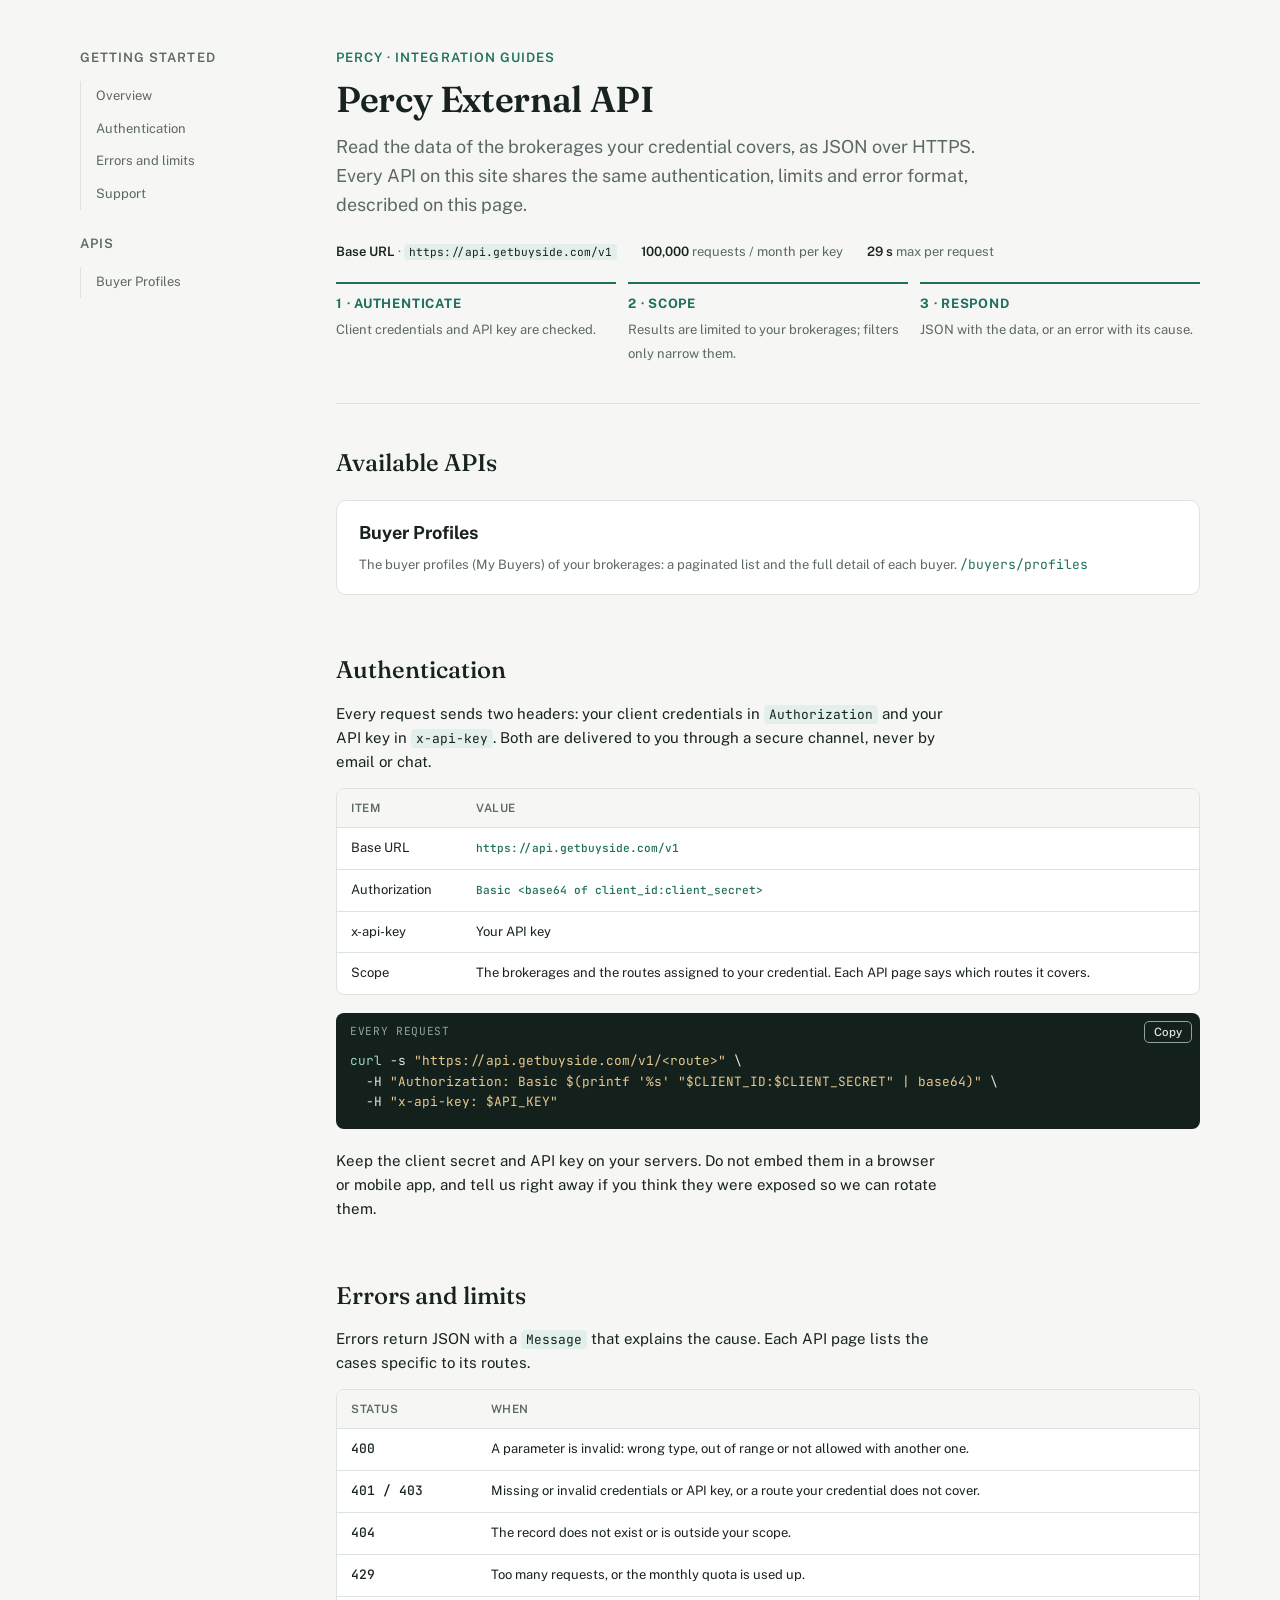
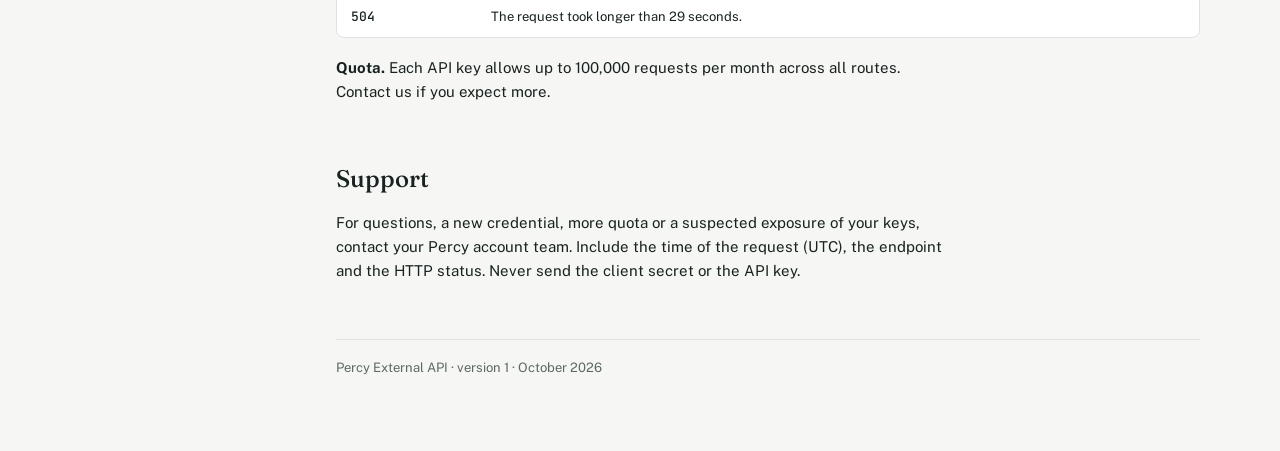
<file: index.html>
<!doctype html>
<html lang="en">
<head>
<meta charset="utf-8">
<meta name="viewport" content="width=device-width,initial-scale=1">
<title>Percy External API</title>
<meta name="description" content="Integration guides for the Percy External API: authentication, limits, errors and the available APIs.">
<link rel="preconnect" href="https://fonts.googleapis.com">
<link rel="preconnect" href="https://fonts.gstatic.com" crossorigin>
<link rel="stylesheet" href="https://fonts.googleapis.com/css2?family=Fraunces:opsz,wght@9..144,500;9..144,600&family=Public+Sans:wght@400;500;600;700&family=JetBrains+Mono:wght@400;500&display=swap">
<link rel="stylesheet" href="assets/style.css">
</head>
<body>
<div class="shell">
  <nav class="index" aria-label="Site">
    <h2>Getting started</h2>
    <ol>
      <li><a href="#overview">Overview</a></li>
      <li><a href="#auth">Authentication</a></li>
      <li><a href="#errors">Errors and limits</a></li>
      <li><a href="#support">Support</a></li>
    </ol>
    <h2>APIs</h2>
    <ol>
      <li><a href="buyer-profiles/">Buyer Profiles</a></li>
    </ol>
  </nav>

  <main>
    <header class="intro" id="overview">
      <p class="eyebrow">Percy · Integration guides</p>
      <h1>Percy External API</h1>
      <p class="lede">Read the data of the brokerages your credential covers, as JSON over HTTPS. Every API on this site shares the same authentication, limits and error format, described on this page.</p>
      <ul class="facts">
        <li><strong>Base URL</strong> · <code>https://api.getbuyside.com/v1</code></li>
        <li><strong>100,000</strong> requests / month per key</li>
        <li><strong>29 s</strong> max per request</li>
      </ul>
      <div class="flow" aria-label="What happens on every request">
        <div><b>1 · Authenticate</b><span>Client credentials and API key are checked.</span></div>
        <div><b>2 · Scope</b><span>Results are limited to your brokerages; filters only narrow them.</span></div>
        <div><b>3 · Respond</b><span>JSON with the data, or an error with its cause.</span></div>
      </div>
    </header>

    <section id="apis">
      <h2>Available APIs</h2>
      <ul class="apis">
        <li><a href="buyer-profiles/"><b>Buyer Profiles</b><span>The buyer profiles (My Buyers) of your brokerages: a paginated list and the full detail of each buyer. <span class="path">/buyers/profiles</span></span></a></li>
      </ul>
    </section>

    <section id="auth">
      <h2>Authentication</h2>
      <p>Every request sends two headers: your client credentials in <code>Authorization</code> and your API key in <code>x-api-key</code>. Both are delivered to you through a secure channel, never by email or chat.</p>
      <div class="table-wrap"><table>
        <thead><tr><th>Item</th><th>Value</th></tr></thead>
        <tbody>
          <tr><td>Base URL</td><td><code>https://api.getbuyside.com/v1</code></td></tr>
          <tr><td>Authorization</td><td><code>Basic &lt;base64 of client_id:client_secret&gt;</code></td></tr>
          <tr><td>x-api-key</td><td>Your API key</td></tr>
          <tr><td>Scope</td><td>The brokerages and the routes assigned to your credential. Each API page says which routes it covers.</td></tr>
        </tbody>
      </table></div>
      <div class="code"><div class="label">Every request</div><button type="button" data-copy="auth1">Copy</button>
<pre id="auth1"><span class="k">curl</span> -s <span class="s">"https://api.getbuyside.com/v1/&lt;route&gt;"</span> \
  -H <span class="s">"Authorization: Basic $(printf '%s' "$CLIENT_ID:$CLIENT_SECRET" | base64)"</span> \
  -H <span class="s">"x-api-key: $API_KEY"</span></pre></div>
      <p>Keep the client secret and API key on your servers. Do not embed them in a browser or mobile app, and tell us right away if you think they were exposed so we can rotate them.</p>
    </section>

    <section id="errors">
      <h2>Errors and limits</h2>
      <p>Errors return JSON with a <code>Message</code> that explains the cause. Each API page lists the cases specific to its routes.</p>
      <div class="table-wrap"><table>
        <thead><tr><th>Status</th><th>When</th></tr></thead>
        <tbody>
          <tr><td class="status">400</td><td>A parameter is invalid: wrong type, out of range or not allowed with another one.</td></tr>
          <tr><td class="status">401 / 403</td><td>Missing or invalid credentials or API key, or a route your credential does not cover.</td></tr>
          <tr><td class="status">404</td><td>The record does not exist or is outside your scope.</td></tr>
          <tr><td class="status">429</td><td>Too many requests, or the monthly quota is used up.</td></tr>
          <tr><td class="status">504</td><td>The request took longer than 29 seconds.</td></tr>
        </tbody>
      </table></div>
      <p><strong>Quota.</strong> Each API key allows up to 100,000 requests per month across all routes. Contact us if you expect more.</p>
    </section>

    <section id="support">
      <h2>Support</h2>
      <p>For questions, a new credential, more quota or a suspected exposure of your keys, contact your Percy account team. Include the time of the request (UTC), the endpoint and the HTTP status. Never send the client secret or the API key.</p>
    </section>

    <footer>Percy External API · version 1 · October 2026</footer>
  </main>
</div>
<script src="assets/copy.js"></script>
</body>
</html>
</file>
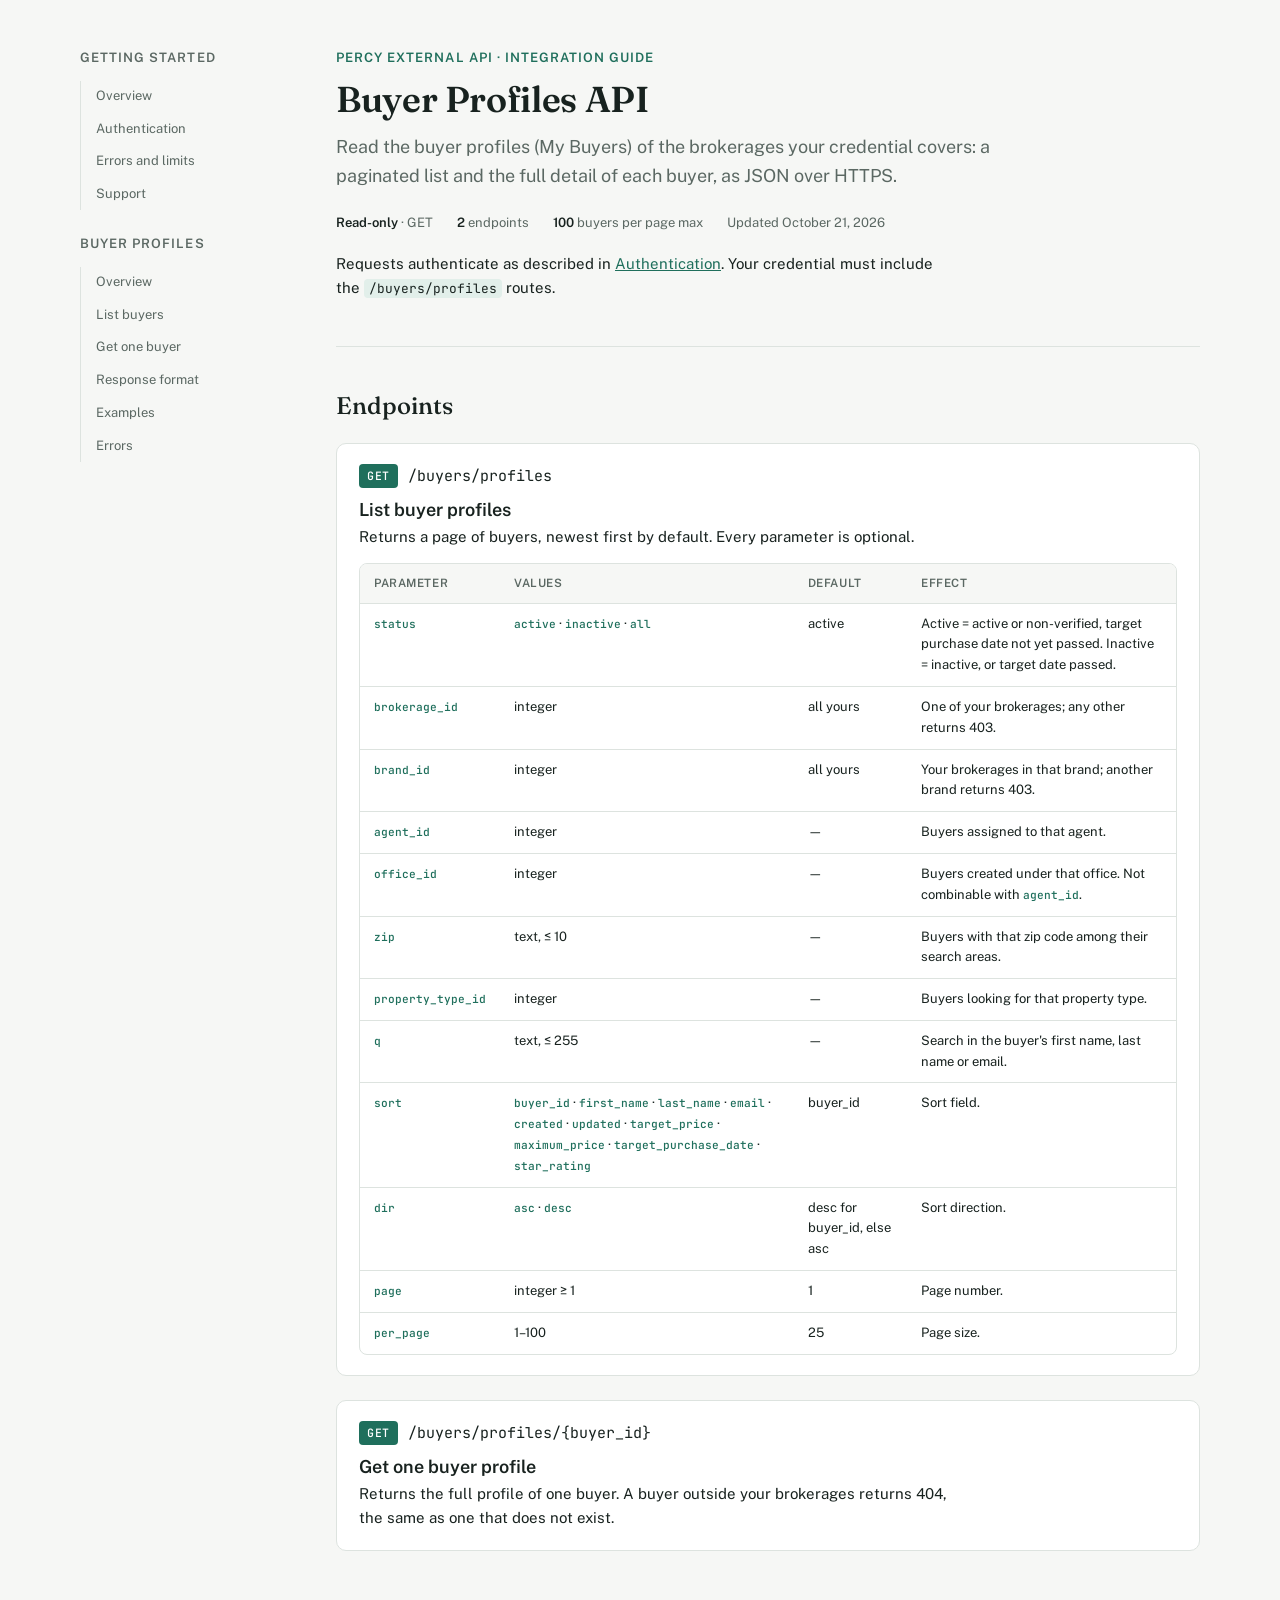
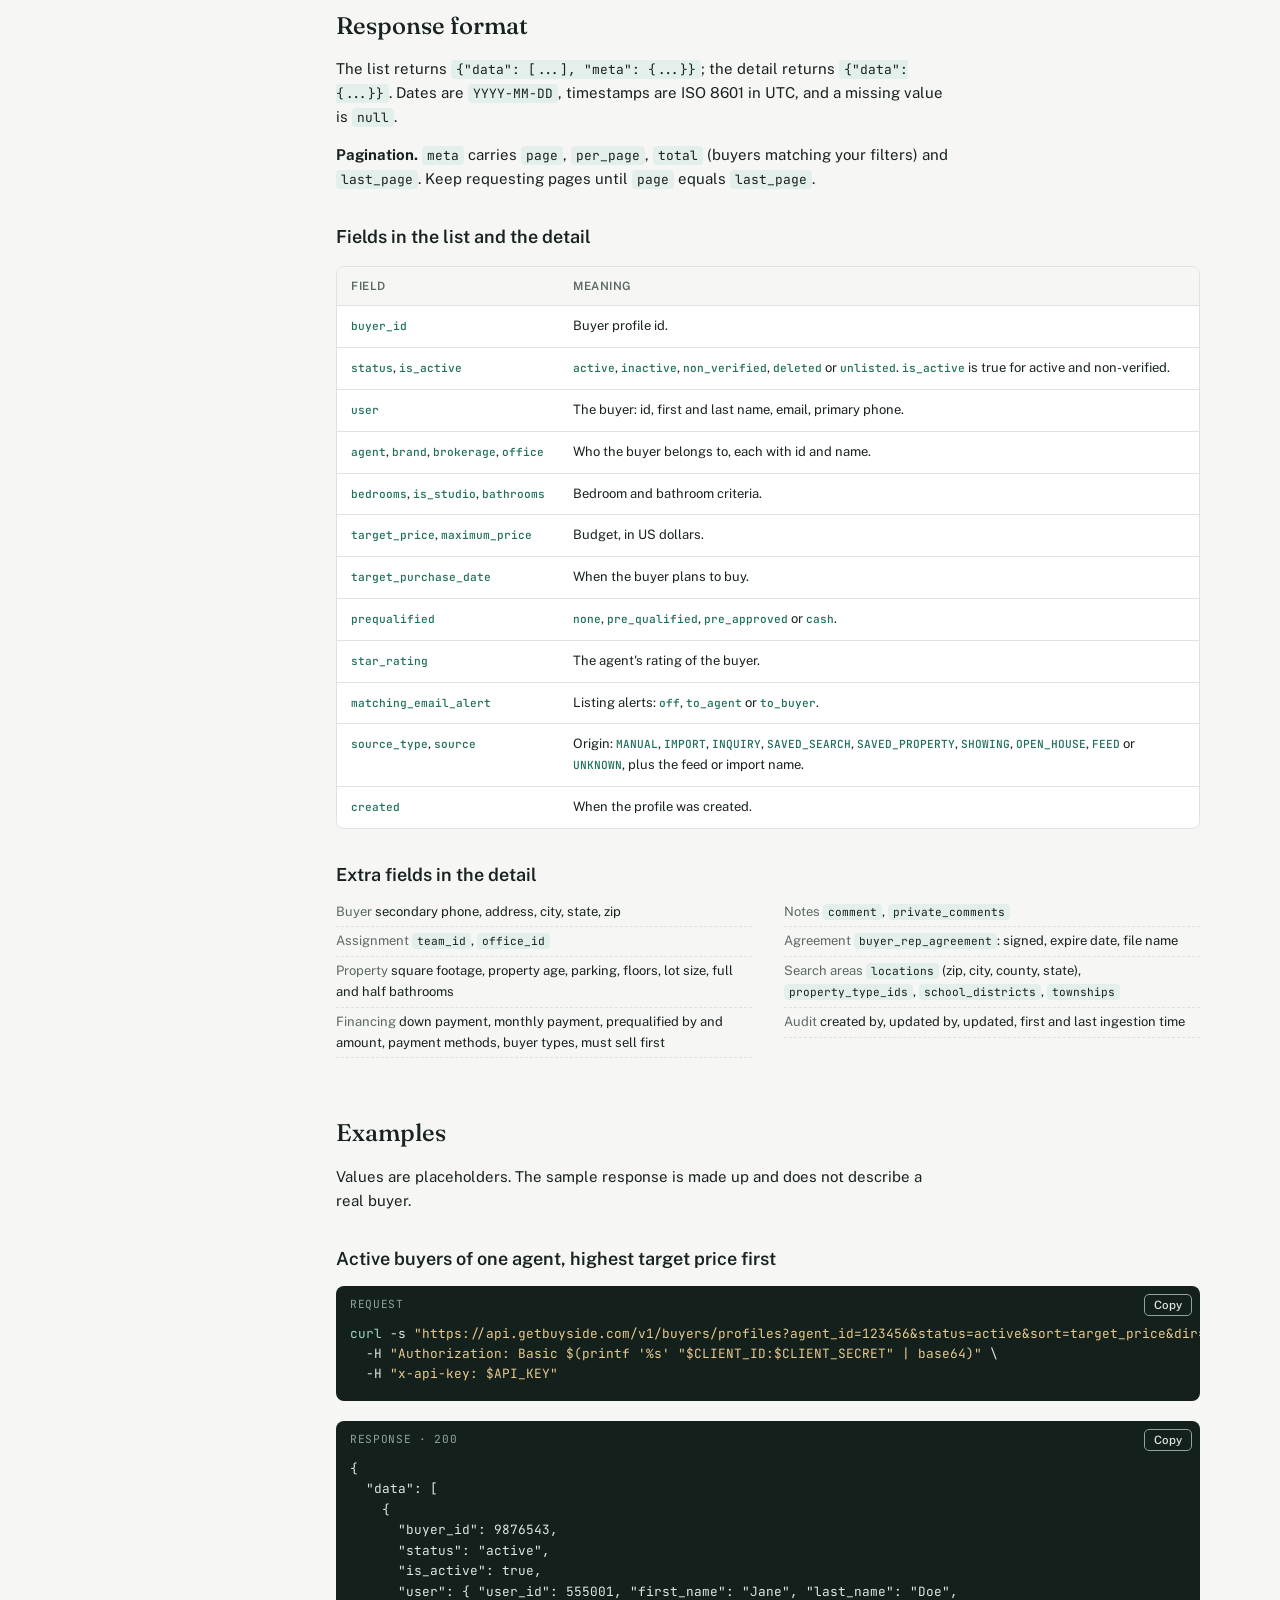
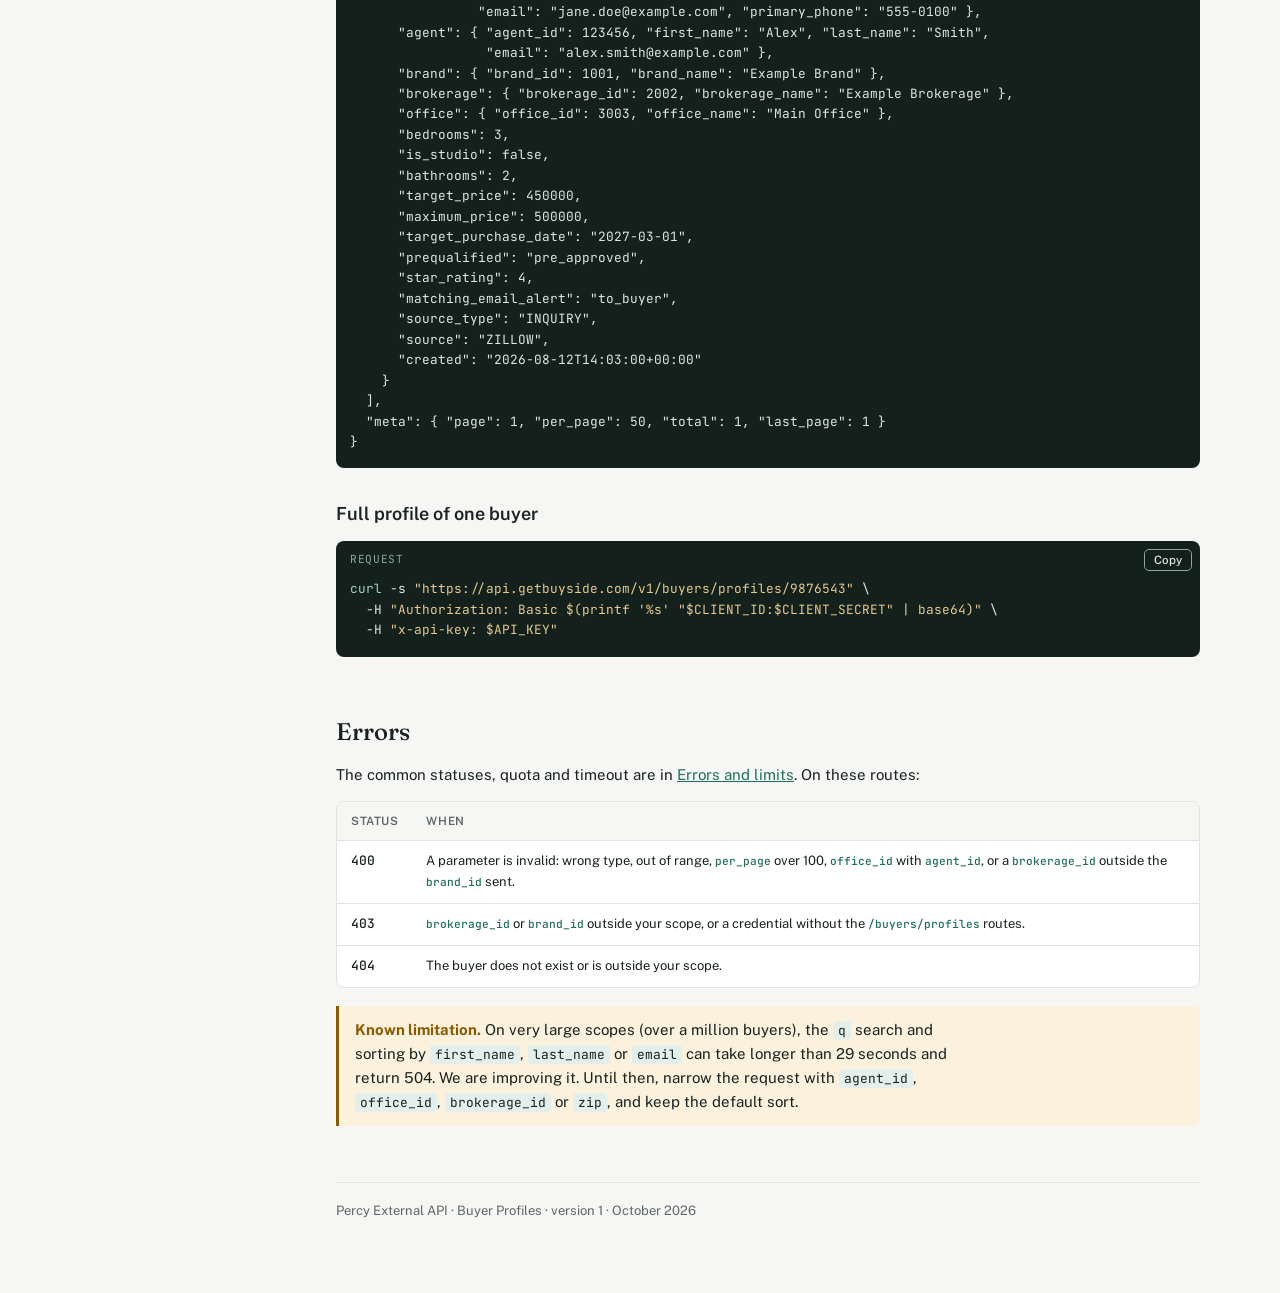
<file: buyer-profiles/index.html>
<!doctype html>
<html lang="en">
<head>
<meta charset="utf-8">
<meta name="viewport" content="width=device-width,initial-scale=1">
<title>Buyer Profiles API · Percy External API</title>
<meta name="description" content="Read the buyer profiles (My Buyers) of your brokerages: a paginated list and the full detail of each buyer.">
<link rel="preconnect" href="https://fonts.googleapis.com">
<link rel="preconnect" href="https://fonts.gstatic.com" crossorigin>
<link rel="stylesheet" href="https://fonts.googleapis.com/css2?family=Fraunces:opsz,wght@9..144,500;9..144,600&family=Public+Sans:wght@400;500;600;700&family=JetBrains+Mono:wght@400;500&display=swap">
<link rel="stylesheet" href="../assets/style.css">
</head>
<body>
<div class="shell">
  <nav class="index" aria-label="Sections">
    <h2>Getting started</h2>
    <ol>
      <li><a href="../">Overview</a></li>
      <li><a href="../#auth">Authentication</a></li>
      <li><a href="../#errors">Errors and limits</a></li>
      <li><a href="../#support">Support</a></li>
    </ol>
    <h2>Buyer Profiles</h2>
    <ol>
      <li><a href="#overview">Overview</a></li>
      <li><a href="#list">List buyers</a></li>
      <li><a href="#detail">Get one buyer</a></li>
      <li><a href="#response">Response format</a></li>
      <li><a href="#examples">Examples</a></li>
      <li><a href="#errors">Errors</a></li>
    </ol>
  </nav>

  <main>
    <header class="intro" id="overview">
      <p class="eyebrow"><a href="../">Percy External API</a> · Integration guide</p>
      <h1>Buyer Profiles API</h1>
      <p class="lede">Read the buyer profiles (My Buyers) of the brokerages your credential covers: a paginated list and the full detail of each buyer, as JSON over HTTPS.</p>
      <ul class="facts">
        <li><strong>Read-only</strong> · GET</li>
        <li><strong>2</strong> endpoints</li>
        <li><strong>100</strong> buyers per page max</li>
        <li>Updated October 21, 2026</li>
      </ul>
      <p style="margin-top:18px">Requests authenticate as described in <a href="../#auth">Authentication</a>. Your credential must include the <code>/buyers/profiles</code> routes.</p>
    </header>

    <section id="list">
      <h2>Endpoints</h2>
      <div class="endpoint">
        <div class="sig"><span class="method">GET</span><span class="path">/buyers/profiles</span></div>
        <h3>List buyer profiles</h3>
        <p>Returns a page of buyers, newest first by default. Every parameter is optional.</p>
        <div class="table-wrap"><table>
          <thead><tr><th>Parameter</th><th>Values</th><th>Default</th><th>Effect</th></tr></thead>
          <tbody>
            <tr><td><code>status</code></td><td><code>active</code> · <code>inactive</code> · <code>all</code></td><td>active</td><td>Active = active or non-verified, target purchase date not yet passed. Inactive = inactive, or target date passed.</td></tr>
            <tr><td><code>brokerage_id</code></td><td>integer</td><td>all yours</td><td>One of your brokerages; any other returns 403.</td></tr>
            <tr><td><code>brand_id</code></td><td>integer</td><td>all yours</td><td>Your brokerages in that brand; another brand returns 403.</td></tr>
            <tr><td><code>agent_id</code></td><td>integer</td><td>—</td><td>Buyers assigned to that agent.</td></tr>
            <tr><td><code>office_id</code></td><td>integer</td><td>—</td><td>Buyers created under that office. Not combinable with <code>agent_id</code>.</td></tr>
            <tr><td><code>zip</code></td><td>text, ≤ 10</td><td>—</td><td>Buyers with that zip code among their search areas.</td></tr>
            <tr><td><code>property_type_id</code></td><td>integer</td><td>—</td><td>Buyers looking for that property type.</td></tr>
            <tr><td><code>q</code></td><td>text, ≤ 255</td><td>—</td><td>Search in the buyer's first name, last name or email.</td></tr>
            <tr><td><code>sort</code></td><td><code>buyer_id</code> · <code>first_name</code> · <code>last_name</code> · <code>email</code> · <code>created</code> · <code>updated</code> · <code>target_price</code> · <code>maximum_price</code> · <code>target_purchase_date</code> · <code>star_rating</code></td><td>buyer_id</td><td>Sort field.</td></tr>
            <tr><td><code>dir</code></td><td><code>asc</code> · <code>desc</code></td><td>desc for buyer_id, else asc</td><td>Sort direction.</td></tr>
            <tr><td><code>page</code></td><td>integer ≥ 1</td><td>1</td><td>Page number.</td></tr>
            <tr><td><code>per_page</code></td><td>1–100</td><td>25</td><td>Page size.</td></tr>
          </tbody>
        </table></div>
      </div>

      <div class="endpoint" id="detail">
        <div class="sig"><span class="method">GET</span><span class="path">/buyers/profiles/{buyer_id}</span></div>
        <h3>Get one buyer profile</h3>
        <p style="margin:0">Returns the full profile of one buyer. A buyer outside your brokerages returns 404, the same as one that does not exist.</p>
      </div>
    </section>

    <section id="response">
      <h2>Response format</h2>
      <p>The list returns <code>{"data": [...], "meta": {...}}</code>; the detail returns <code>{"data": {...}}</code>. Dates are <code>YYYY-MM-DD</code>, timestamps are ISO 8601 in UTC, and a missing value is <code>null</code>.</p>
      <p><strong>Pagination.</strong> <code>meta</code> carries <code>page</code>, <code>per_page</code>, <code>total</code> (buyers matching your filters) and <code>last_page</code>. Keep requesting pages until <code>page</code> equals <code>last_page</code>.</p>

      <h3>Fields in the list and the detail</h3>
      <div class="table-wrap"><table>
        <thead><tr><th>Field</th><th>Meaning</th></tr></thead>
        <tbody>
          <tr><td><code>buyer_id</code></td><td>Buyer profile id.</td></tr>
          <tr><td><code>status</code>, <code>is_active</code></td><td><code>active</code>, <code>inactive</code>, <code>non_verified</code>, <code>deleted</code> or <code>unlisted</code>. <code>is_active</code> is true for active and non-verified.</td></tr>
          <tr><td><code>user</code></td><td>The buyer: id, first and last name, email, primary phone.</td></tr>
          <tr><td><code>agent</code>, <code>brand</code>, <code>brokerage</code>, <code>office</code></td><td>Who the buyer belongs to, each with id and name.</td></tr>
          <tr><td><code>bedrooms</code>, <code>is_studio</code>, <code>bathrooms</code></td><td>Bedroom and bathroom criteria.</td></tr>
          <tr><td><code>target_price</code>, <code>maximum_price</code></td><td>Budget, in US dollars.</td></tr>
          <tr><td><code>target_purchase_date</code></td><td>When the buyer plans to buy.</td></tr>
          <tr><td><code>prequalified</code></td><td><code>none</code>, <code>pre_qualified</code>, <code>pre_approved</code> or <code>cash</code>.</td></tr>
          <tr><td><code>star_rating</code></td><td>The agent's rating of the buyer.</td></tr>
          <tr><td><code>matching_email_alert</code></td><td>Listing alerts: <code>off</code>, <code>to_agent</code> or <code>to_buyer</code>.</td></tr>
          <tr><td><code>source_type</code>, <code>source</code></td><td>Origin: <code>MANUAL</code>, <code>IMPORT</code>, <code>INQUIRY</code>, <code>SAVED_SEARCH</code>, <code>SAVED_PROPERTY</code>, <code>SHOWING</code>, <code>OPEN_HOUSE</code>, <code>FEED</code> or <code>UNKNOWN</code>, plus the feed or import name.</td></tr>
          <tr><td><code>created</code></td><td>When the profile was created.</td></tr>
        </tbody>
      </table></div>

      <h3>Extra fields in the detail</h3>
      <ul class="fieldlist">
        <li><span>Buyer</span> secondary phone, address, city, state, zip</li>
        <li><span>Assignment</span> <code>team_id</code>, <code>office_id</code></li>
        <li><span>Property</span> square footage, property age, parking, floors, lot size, full and half bathrooms</li>
        <li><span>Financing</span> down payment, monthly payment, prequalified by and amount, payment methods, buyer types, must sell first</li>
        <li><span>Notes</span> <code>comment</code>, <code>private_comments</code></li>
        <li><span>Agreement</span> <code>buyer_rep_agreement</code>: signed, expire date, file name</li>
        <li><span>Search areas</span> <code>locations</code> (zip, city, county, state), <code>property_type_ids</code>, <code>school_districts</code>, <code>townships</code></li>
        <li><span>Audit</span> created by, updated by, updated, first and last ingestion time</li>
      </ul>
    </section>

    <section id="examples">
      <h2>Examples</h2>
      <p>Values are placeholders. The sample response is made up and does not describe a real buyer.</p>

      <h3>Active buyers of one agent, highest target price first</h3>
      <div class="code"><div class="label">Request</div><button type="button" data-copy="ex1">Copy</button>
<pre id="ex1"><span class="k">curl</span> -s <span class="s">"https://api.getbuyside.com/v1/buyers/profiles?agent_id=123456&amp;status=active&amp;sort=target_price&amp;dir=desc&amp;per_page=50"</span> \
  -H <span class="s">"Authorization: Basic $(printf '%s' "$CLIENT_ID:$CLIENT_SECRET" | base64)"</span> \
  -H <span class="s">"x-api-key: $API_KEY"</span></pre></div>

      <div class="code"><div class="label">Response · 200</div><button type="button" data-copy="ex2">Copy</button>
<pre id="ex2">{
  "data": [
    {
      "buyer_id": 9876543,
      "status": "active",
      "is_active": true,
      "user": { "user_id": 555001, "first_name": "Jane", "last_name": "Doe",
                "email": "jane.doe@example.com", "primary_phone": "555-0100" },
      "agent": { "agent_id": 123456, "first_name": "Alex", "last_name": "Smith",
                 "email": "alex.smith@example.com" },
      "brand": { "brand_id": 1001, "brand_name": "Example Brand" },
      "brokerage": { "brokerage_id": 2002, "brokerage_name": "Example Brokerage" },
      "office": { "office_id": 3003, "office_name": "Main Office" },
      "bedrooms": 3,
      "is_studio": false,
      "bathrooms": 2,
      "target_price": 450000,
      "maximum_price": 500000,
      "target_purchase_date": "2027-03-01",
      "prequalified": "pre_approved",
      "star_rating": 4,
      "matching_email_alert": "to_buyer",
      "source_type": "INQUIRY",
      "source": "ZILLOW",
      "created": "2026-08-12T14:03:00+00:00"
    }
  ],
  "meta": { "page": 1, "per_page": 50, "total": 1, "last_page": 1 }
}</pre></div>

      <h3>Full profile of one buyer</h3>
      <div class="code"><div class="label">Request</div><button type="button" data-copy="ex3">Copy</button>
<pre id="ex3"><span class="k">curl</span> -s <span class="s">"https://api.getbuyside.com/v1/buyers/profiles/9876543"</span> \
  -H <span class="s">"Authorization: Basic $(printf '%s' "$CLIENT_ID:$CLIENT_SECRET" | base64)"</span> \
  -H <span class="s">"x-api-key: $API_KEY"</span></pre></div>
    </section>

    <section id="errors">
      <h2>Errors</h2>
      <p>The common statuses, quota and timeout are in <a href="../#errors">Errors and limits</a>. On these routes:</p>
      <div class="table-wrap"><table>
        <thead><tr><th>Status</th><th>When</th></tr></thead>
        <tbody>
          <tr><td class="status">400</td><td>A parameter is invalid: wrong type, out of range, <code>per_page</code> over 100, <code>office_id</code> with <code>agent_id</code>, or a <code>brokerage_id</code> outside the <code>brand_id</code> sent.</td></tr>
          <tr><td class="status">403</td><td><code>brokerage_id</code> or <code>brand_id</code> outside your scope, or a credential without the <code>/buyers/profiles</code> routes.</td></tr>
          <tr><td class="status">404</td><td>The buyer does not exist or is outside your scope.</td></tr>
        </tbody>
      </table></div>
      <div class="note"><p><strong>Known limitation.</strong> On very large scopes (over a million buyers), the <code>q</code> search and sorting by <code>first_name</code>, <code>last_name</code> or <code>email</code> can take longer than 29 seconds and return 504. We are improving it. Until then, narrow the request with <code>agent_id</code>, <code>office_id</code>, <code>brokerage_id</code> or <code>zip</code>, and keep the default sort.</p></div>
    </section>

    <footer>Percy External API · Buyer Profiles · version 1 · October 2026</footer>
  </main>
</div>
<script src="../assets/copy.js"></script>
</body>
</html>
</file>
<file: assets/style.css>
/* Percy External API docs. Layout: reference manual, sticky section index on the left, one reading column;
   endpoints set as "listing sheets" with a method tag. Shared by every page of the site. */
:root {
  color-scheme: light;
  --bg: #f6f7f5;
  --surface: #ffffff;
  --ink: #18221f;
  --muted: #5b6863;
  --line: #dde3df;
  --accent: #1f6f5c;
  --accent-soft: #e2efea;
  --code-bg: #14201c;
  --code-ink: #dbe8e2;
  --code-dim: #8fa49b;
  --warn: #8a5a00;
  --warn-soft: #fbf1dc;
  --font-display: "Fraunces", Georgia, "Times New Roman", serif;
  --font-body: "Public Sans", system-ui, -apple-system, "Segoe UI", Roboto, sans-serif;
  --font-mono: "JetBrains Mono", ui-monospace, SFMono-Regular, Menlo, Consolas, monospace;
  --step--1: 0.8125rem;
  --step-0: 0.9375rem;
  --step-1: 1.125rem;
  --step-2: 1.5rem;
  --step-3: 2.25rem;
}
@media (prefers-color-scheme: dark) {
  :root:not([data-theme="light"]) {
    --bg: #101614; --surface: #161e1b; --ink: #e4ebe7; --muted: #9aa8a2; --line: #26322d;
    --accent: #5fbf9f; --accent-soft: #1b2b25; --code-bg: #0b100e; --code-ink: #d6e4dd; --code-dim: #7e928a;
    --warn: #e2b45c; --warn-soft: #2a2416; color-scheme: dark;
  }
}
:root[data-theme="dark"] {
  --bg: #101614; --surface: #161e1b; --ink: #e4ebe7; --muted: #9aa8a2; --line: #26322d;
  --accent: #5fbf9f; --accent-soft: #1b2b25; --code-bg: #0b100e; --code-ink: #d6e4dd; --code-dim: #7e928a;
  --warn: #e2b45c; --warn-soft: #2a2416; color-scheme: dark;
}

* { box-sizing: border-box; }
html { scroll-behavior: smooth; }
@media (prefers-reduced-motion: reduce) { html { scroll-behavior: auto; } }
body {
  margin: 0;
  background: var(--bg); color: var(--ink);
  font-family: var(--font-body); font-size: var(--step-0); line-height: 1.6;
  padding-left: max(16px, env(safe-area-inset-left, 0px));
  padding-right: max(16px, env(safe-area-inset-right, 0px));
}
a { color: var(--accent); }
.shell {
  max-width: 1120px; margin: 0 auto; padding-block: 48px 72px;
  display: grid; grid-template-columns: 200px minmax(0, 1fr); gap: 56px;
}
@media (max-width: 860px) { .shell { grid-template-columns: minmax(0, 1fr); gap: 24px; padding-block: 28px 56px; } }

nav.index { position: sticky; top: 32px; align-self: start; }
nav.index h2 { font-family: var(--font-body); font-size: var(--step--1); text-transform: uppercase; letter-spacing: .08em; color: var(--muted); margin: 0 0 12px; font-weight: 600; }
nav.index h2 + ol { margin-bottom: 24px; }
nav.index ol { list-style: none; margin: 0; padding: 0; display: grid; gap: 2px; border-left: 1px solid var(--line); }
nav.index a { display: block; padding: 5px 0 5px 14px; margin-left: -1px; border-left: 2px solid transparent; color: var(--muted); text-decoration: none; font-size: var(--step--1); }
nav.index a:hover, nav.index a:focus-visible, nav.index a[aria-current="page"] { color: var(--ink); border-left-color: var(--accent); outline: none; }
@media (max-width: 860px) {
  nav.index { position: static; }
  nav.index ol { display: flex; flex-wrap: wrap; gap: 6px; border-left: 0; }
  nav.index a { border: 1px solid var(--line); border-radius: 999px; padding: 4px 12px; margin: 0; }
}

main { min-width: 0; }
header.intro { padding-bottom: 32px; border-bottom: 1px solid var(--line); margin-bottom: 40px; }
.eyebrow { font-size: var(--step--1); letter-spacing: .08em; text-transform: uppercase; color: var(--accent); font-weight: 600; margin: 0 0 10px; }
.eyebrow a { text-decoration: none; }
h1 { font-family: var(--font-display); font-weight: 600; font-size: var(--step-3); line-height: 1.12; margin: 0 0 14px; text-wrap: balance; letter-spacing: -0.01em; }
.lede { font-size: var(--step-1); color: var(--muted); max-width: 62ch; margin: 0; }
.facts { display: flex; flex-wrap: wrap; gap: 8px 24px; margin: 22px 0 0; padding: 0; list-style: none; font-size: var(--step--1); color: var(--muted); }
.facts strong { color: var(--ink); font-weight: 600; }

section { margin-bottom: 56px; scroll-margin-top: 24px; }
h2 { font-family: var(--font-display); font-weight: 500; font-size: var(--step-2); margin: 0 0 12px; text-wrap: balance; }
h3 { font-size: var(--step-1); margin: 32px 0 8px; font-weight: 600; }
p { max-width: 68ch; margin: 0 0 14px; }
code { font-family: var(--font-mono); font-size: 0.86em; background: var(--accent-soft); color: var(--ink); padding: 1px 5px; border-radius: 4px; overflow-wrap: anywhere; }

/* Request path: three real steps every call goes through */
.flow { display: grid; grid-template-columns: repeat(3, minmax(0, 1fr)); gap: 12px; margin: 20px 0 6px; }
@media (max-width: 640px) { .flow { grid-template-columns: minmax(0, 1fr); } }
.flow div { border-top: 2px solid var(--accent); padding-top: 10px; }
.flow b { display: block; font-size: var(--step--1); text-transform: uppercase; letter-spacing: .06em; color: var(--accent); margin-bottom: 2px; }
.flow span { font-size: var(--step--1); color: var(--muted); }

/* API catalog on the home page */
.apis { display: grid; gap: 14px; margin: 18px 0 0; padding: 0; list-style: none; }
.apis a { display: block; border: 1px solid var(--line); border-radius: 10px; background: var(--surface); padding: 18px 22px; text-decoration: none; color: var(--ink); }
.apis a:hover, .apis a:focus-visible { border-color: var(--accent); outline: none; }
.apis b { display: block; font-size: var(--step-1); margin-bottom: 4px; }
.apis span { color: var(--muted); font-size: var(--step--1); }
.apis .path { color: var(--accent); }

.table-wrap { overflow-x: auto; border: 1px solid var(--line); border-radius: 8px; background: var(--surface); margin: 14px 0 18px; }
table { border-collapse: collapse; width: 100%; font-size: var(--step--1); }
th, td { text-align: left; vertical-align: top; padding: 10px 14px; border-bottom: 1px solid var(--line); }
tr:last-child td { border-bottom: 0; }
th { font-weight: 600; color: var(--muted); text-transform: uppercase; letter-spacing: .05em; font-size: 0.72rem; background: var(--bg); }
td:first-child { white-space: nowrap; }
td code { background: transparent; padding: 0; color: var(--accent); font-weight: 500; }
.status { font-family: var(--font-mono); font-variant-numeric: tabular-nums; font-weight: 500; }

.endpoint { border: 1px solid var(--line); border-radius: 10px; background: var(--surface); padding: 20px 22px; margin: 18px 0 24px; }
.sig { display: flex; flex-wrap: wrap; align-items: center; gap: 10px; margin-bottom: 8px; }
.method { font-family: var(--font-mono); font-size: 0.72rem; font-weight: 500; letter-spacing: .06em; background: var(--accent); color: var(--surface); padding: 3px 8px; border-radius: 4px; }
.path { font-family: var(--font-mono); font-size: var(--step-0); overflow-wrap: anywhere; }
.endpoint h3 { margin: 0; font-size: var(--step-1); }
.endpoint .table-wrap { margin-bottom: 0; }

.code { position: relative; margin: 12px 0 20px; border-radius: 8px; background: var(--code-bg); }
.code .label { font-family: var(--font-mono); font-size: 0.7rem; color: var(--code-dim); padding: 10px 14px 0; text-transform: uppercase; letter-spacing: .06em; }
.code pre { margin: 0; padding: 10px 14px 16px; overflow-x: auto; color: var(--code-ink); font-family: var(--font-mono); font-size: 0.8rem; line-height: 1.6; }
.code button {
  position: absolute; top: 8px; right: 8px; font: 500 0.72rem var(--font-body); color: var(--code-ink);
  background: transparent; border: 1px solid var(--code-dim); border-radius: 5px; padding: 3px 9px; cursor: pointer;
}
.code button:hover, .code button:focus-visible { border-color: var(--code-ink); outline: none; }
.k { color: #9ad7c0; } .s { color: #e6c98f; } .c { color: var(--code-dim); }

.note { border-left: 3px solid var(--warn); background: var(--warn-soft); padding: 12px 16px; border-radius: 0 8px 8px 0; margin: 16px 0; }
.note p { margin: 0; }
.note strong { color: var(--warn); }
.fieldlist { columns: 2 240px; column-gap: 32px; padding: 0; margin: 8px 0 0; list-style: none; font-size: var(--step--1); }
.fieldlist li { break-inside: avoid; padding: 4px 0; border-bottom: 1px dashed var(--line); }
.fieldlist li span { color: var(--muted); }
footer { color: var(--muted); font-size: var(--step--1); border-top: 1px solid var(--line); padding-top: 18px; }
</file>
